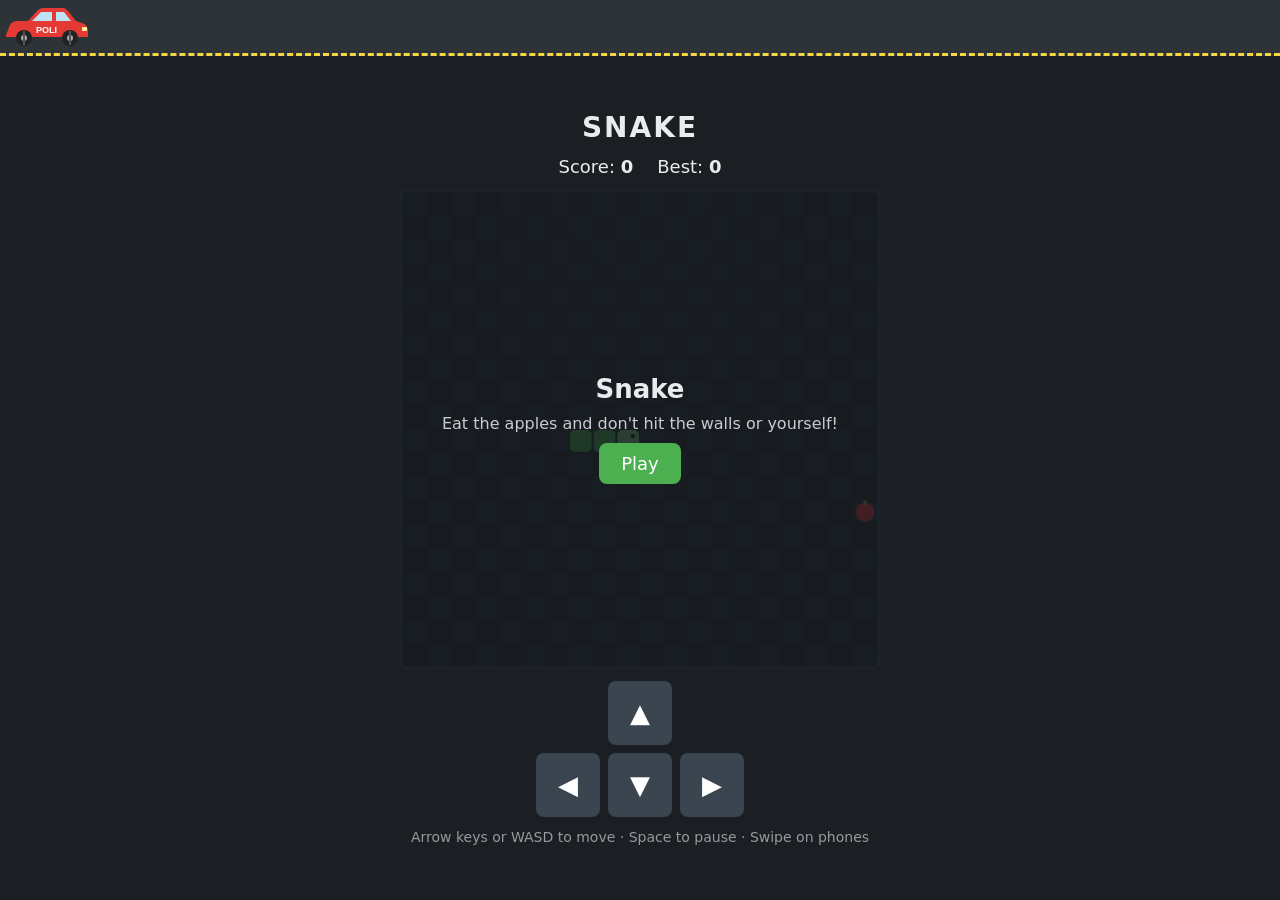
<file: index.html>
<!DOCTYPE html>
<html lang="en">
<head>
<meta charset="utf-8">
<meta name="viewport" content="width=device-width, initial-scale=1, maximum-scale=1, user-scalable=no">
<title>Snake</title>
<style>
  * { box-sizing: border-box; }
  html, body {
    margin: 0;
    height: 100%;
    background: #1b1f24;
    color: #e8ecef;
    font-family: system-ui, -apple-system, "Segoe UI", Roboto, sans-serif;
    touch-action: none;
    user-select: none;
    -webkit-user-select: none;
  }
  main {
    min-height: 100%;
    display: flex;
    flex-direction: column;
    align-items: center;
    justify-content: center;
    gap: 12px;
    padding: 16px;
  }
  h1 { margin: 0; font-size: 28px; letter-spacing: 2px; }
  .scores { display: flex; gap: 24px; font-size: 18px; }
  .wrap { position: relative; width: min(92vw, 60vh, 480px); aspect-ratio: 1; }
  canvas {
    width: 100%;
    height: 100%;
    display: block;
    background: #232a31;
    border: 3px solid #3a4550;
    border-radius: 8px;
  }
  .overlay {
    position: absolute;
    inset: 0;
    display: flex;
    flex-direction: column;
    align-items: center;
    justify-content: center;
    gap: 10px;
    background: rgba(20, 24, 28, 0.78);
    border-radius: 8px;
    text-align: center;
    padding: 16px;
  }
  .overlay.hidden { display: none; }
  .overlay h2 { margin: 0; font-size: 26px; }
  .overlay p { margin: 0; opacity: 0.85; }
  button {
    font: inherit;
    font-size: 18px;
    padding: 10px 22px;
    border: none;
    border-radius: 8px;
    background: #4caf50;
    color: #fff;
    cursor: pointer;
  }
  button:active { transform: scale(0.96); }
  .pad {
    display: grid;
    grid-template-columns: repeat(3, 64px);
    grid-template-rows: repeat(2, 64px);
    gap: 8px;
  }
  .pad button { padding: 0; font-size: 26px; background: #3a4550; }
  .pad .up { grid-column: 2; grid-row: 1; }
  .pad .left { grid-column: 1; grid-row: 2; }
  .pad .down { grid-column: 2; grid-row: 2; }
  .pad .right { grid-column: 3; grid-row: 2; }
  .road {
    position: fixed;
    top: 0; left: 0; right: 0;
    height: 56px;
    background: #2e3338;
    border-bottom: 3px dashed #f5d742;
    overflow: hidden;
    z-index: 1;
  }
  .car {
    position: absolute;
    bottom: 4px;
    left: 0;
    width: 90px;
    animation: drive 6s linear infinite;
  }
  .car .wheel { animation: spin 0.5s linear infinite; transform-box: fill-box; transform-origin: center; }
  @keyframes drive {
    from { transform: translateX(-100px); }
    to { transform: translateX(100vw); }
  }
  @keyframes spin { to { transform: rotate(360deg); } }
  main { padding-top: 72px; }
  .hint { font-size: 14px; opacity: 0.6; text-align: center; }
</style>
</head>
<body>
<div class="road" aria-hidden="true">
  <svg class="car" viewBox="0 0 90 44">
    <path d="M6 30 L10 20 Q12 16 18 16 L28 16 L38 5 Q40 3 44 3 L62 3 Q66 3 68 6 L76 16 L82 18 Q88 20 88 26 L88 32 L6 32 Z" fill="#e53935"/>
    <path d="M32 16 L41 7 L52 7 L52 16 Z M56 16 L56 7 L64 7 L71 16 Z" fill="#bfe3f5"/>
    <rect x="82" y="22" width="5" height="4" rx="1" fill="#fff59d"/>
    <text x="36" y="28" font-size="9" font-family="sans-serif" font-weight="bold" fill="#fff">POLI</text>
    <g class="wheel"><circle cx="24" cy="33" r="8" fill="#222"/><circle cx="24" cy="33" r="3" fill="#aaa"/><rect x="23" y="26" width="2" height="14" fill="#555"/></g>
    <g class="wheel"><circle cx="70" cy="33" r="8" fill="#222"/><circle cx="70" cy="33" r="3" fill="#aaa"/><rect x="69" y="26" width="2" height="14" fill="#555"/></g>
  </svg>
</div>
<main>
  <h1>SNAKE</h1>
  <div class="scores">
    <span>Score: <b id="score">0</b></span>
    <span>Best: <b id="best">0</b></span>
  </div>
  <div class="wrap">
    <canvas id="board" width="480" height="480"></canvas>
    <div class="overlay" id="overlay">
      <h2 id="title">Snake</h2>
      <p id="message">Eat the apples and don't hit the walls or yourself!</p>
      <button id="start">Play</button>
    </div>
  </div>
  <div class="pad" aria-label="Direction buttons">
    <button class="up" data-dir="up" aria-label="Up">▲</button>
    <button class="left" data-dir="left" aria-label="Left">◀</button>
    <button class="down" data-dir="down" aria-label="Down">▼</button>
    <button class="right" data-dir="right" aria-label="Right">▶</button>
  </div>
  <div class="hint">Arrow keys or WASD to move · Space to pause · Swipe on phones</div>
</main>

<script>
  const GRID = 20;
  const canvas = document.getElementById("board");
  const ctx = canvas.getContext("2d");
  const CELL = canvas.width / GRID;
  const scoreEl = document.getElementById("score");
  const bestEl = document.getElementById("best");
  const overlay = document.getElementById("overlay");
  const titleEl = document.getElementById("title");
  const messageEl = document.getElementById("message");
  const startBtn = document.getElementById("start");

  const DIRS = {
    up: { x: 0, y: -1 },
    down: { x: 0, y: 1 },
    left: { x: -1, y: 0 },
    right: { x: 1, y: 0 },
  };

  let snake, dir, queue, food, score, speed, timer, running, paused;
  let best = 0;
  try { best = Number(localStorage.getItem("snake-best")) || 0; } catch (e) {}
  bestEl.textContent = best;

  function reset() {
    snake = [{ x: 9, y: 10 }, { x: 8, y: 10 }, { x: 7, y: 10 }];
    dir = DIRS.right;
    queue = [];
    score = 0;
    speed = 140;
    scoreEl.textContent = score;
    placeFood();
  }

  function placeFood() {
    const free = [];
    for (let y = 0; y < GRID; y++) {
      for (let x = 0; x < GRID; x++) {
        if (!snake.some(s => s.x === x && s.y === y)) free.push({ x, y });
      }
    }
    food = free[Math.floor(Math.random() * free.length)];
  }

  function turn(name) {
    const next = DIRS[name];
    if (!next) return;
    if (!running) { start(); }
    if (paused) { togglePause(); }
    const last = queue.length ? queue[queue.length - 1] : dir;
    // Ignore turning back into yourself or repeating the same direction
    if (next.x === -last.x && next.y === -last.y) return;
    if (next === last) return;
    if (queue.length < 3) queue.push(next);
  }

  function step() {
    if (queue.length) dir = queue.shift();
    const head = { x: snake[0].x + dir.x, y: snake[0].y + dir.y };

    const hitWall = head.x < 0 || head.y < 0 || head.x >= GRID || head.y >= GRID;
    const willEat = food && head.x === food.x && head.y === food.y;
    // The tail moves out of the way unless the snake is growing
    const body = willEat ? snake : snake.slice(0, -1);
    const hitSelf = body.some(s => s.x === head.x && s.y === head.y);
    if (hitWall || hitSelf) return gameOver();

    snake.unshift(head);
    if (willEat) {
      score++;
      scoreEl.textContent = score;
      speed = Math.max(60, speed - 3);
      if (snake.length === GRID * GRID) return gameOver(true);
      placeFood();
    } else {
      snake.pop();
    }
    draw();
    timer = setTimeout(step, speed);
  }

  function draw() {
    ctx.clearRect(0, 0, canvas.width, canvas.height);

    // Checkerboard background
    for (let y = 0; y < GRID; y++) {
      for (let x = 0; x < GRID; x++) {
        if ((x + y) % 2 === 0) {
          ctx.fillStyle = "#26303a";
          ctx.fillRect(x * CELL, y * CELL, CELL, CELL);
        }
      }
    }

    // Apple
    if (food) {
      const cx = food.x * CELL + CELL / 2;
      const cy = food.y * CELL + CELL / 2;
      ctx.fillStyle = "#e53935";
      ctx.beginPath();
      ctx.arc(cx, cy, CELL * 0.4, 0, Math.PI * 2);
      ctx.fill();
      ctx.fillStyle = "#66bb6a";
      ctx.fillRect(cx - 1.5, cy - CELL * 0.5, 3, CELL * 0.2);
    }

    // Snake
    snake.forEach((s, i) => {
      ctx.fillStyle = i === 0 ? "#81c784" : "#4caf50";
      roundRect(s.x * CELL + 1, s.y * CELL + 1, CELL - 2, CELL - 2, 5);
    });

    // Eyes
    const h = snake[0];
    ctx.fillStyle = "#1b1f24";
    const ex = h.x * CELL + CELL / 2, ey = h.y * CELL + CELL / 2;
    const off = CELL * 0.2;
    const px = dir.y !== 0 ? off : 0, py = dir.x !== 0 ? off : 0;
    const fx = dir.x * off, fy = dir.y * off;
    [[1], [-1]].forEach(([sgn]) => {
      ctx.beginPath();
      ctx.arc(ex + fx + px * sgn, ey + fy + py * sgn, CELL * 0.09, 0, Math.PI * 2);
      ctx.fill();
    });
  }

  function roundRect(x, y, w, h, r) {
    ctx.beginPath();
    ctx.moveTo(x + r, y);
    ctx.arcTo(x + w, y, x + w, y + h, r);
    ctx.arcTo(x + w, y + h, x, y + h, r);
    ctx.arcTo(x, y + h, x, y, r);
    ctx.arcTo(x, y, x + w, y, r);
    ctx.closePath();
    ctx.fill();
  }

  function start() {
    clearTimeout(timer);
    reset();
    running = true;
    paused = false;
    overlay.classList.add("hidden");
    draw();
    timer = setTimeout(step, speed);
  }

  function togglePause() {
    if (!running) return;
    paused = !paused;
    if (paused) {
      clearTimeout(timer);
      showOverlay("Paused", "Press Space or tap Resume to keep going.", "Resume");
    } else {
      overlay.classList.add("hidden");
      timer = setTimeout(step, speed);
    }
  }

  function gameOver(won) {
    running = false;
    clearTimeout(timer);
    if (score > best) {
      best = score;
      bestEl.textContent = best;
      try { localStorage.setItem("snake-best", best); } catch (e) {}
    }
    draw();
    showOverlay(won ? "You win!" : "Game over", "Your score: " + score, "Play again");
  }

  function showOverlay(title, msg, btn) {
    titleEl.textContent = title;
    messageEl.textContent = msg;
    startBtn.textContent = btn;
    overlay.classList.remove("hidden");
  }

  startBtn.addEventListener("click", () => {
    if (paused) togglePause(); else start();
  });

  document.addEventListener("keydown", e => {
    const keys = {
      ArrowUp: "up", ArrowDown: "down", ArrowLeft: "left", ArrowRight: "right",
      w: "up", s: "down", a: "left", d: "right",
      W: "up", S: "down", A: "left", D: "right",
    };
    if (keys[e.key]) {
      e.preventDefault();
      turn(keys[e.key]);
    } else if (e.key === " " || e.key === "Enter") {
      e.preventDefault();
      if (!running) start(); else togglePause();
    }
  });

  document.querySelectorAll(".pad button").forEach(b => {
    b.addEventListener("pointerdown", e => {
      e.preventDefault();
      turn(b.dataset.dir);
    });
  });

  // Swipe controls
  let touchStart = null;
  canvas.addEventListener("touchstart", e => {
    const t = e.touches[0];
    touchStart = { x: t.clientX, y: t.clientY };
  }, { passive: true });
  canvas.addEventListener("touchend", e => {
    if (!touchStart) return;
    const t = e.changedTouches[0];
    const dx = t.clientX - touchStart.x;
    const dy = t.clientY - touchStart.y;
    touchStart = null;
    if (Math.max(Math.abs(dx), Math.abs(dy)) < 20) return;
    if (Math.abs(dx) > Math.abs(dy)) turn(dx > 0 ? "right" : "left");
    else turn(dy > 0 ? "down" : "up");
  });

  reset();
  draw();
</script>
</body>
</html>
</file>
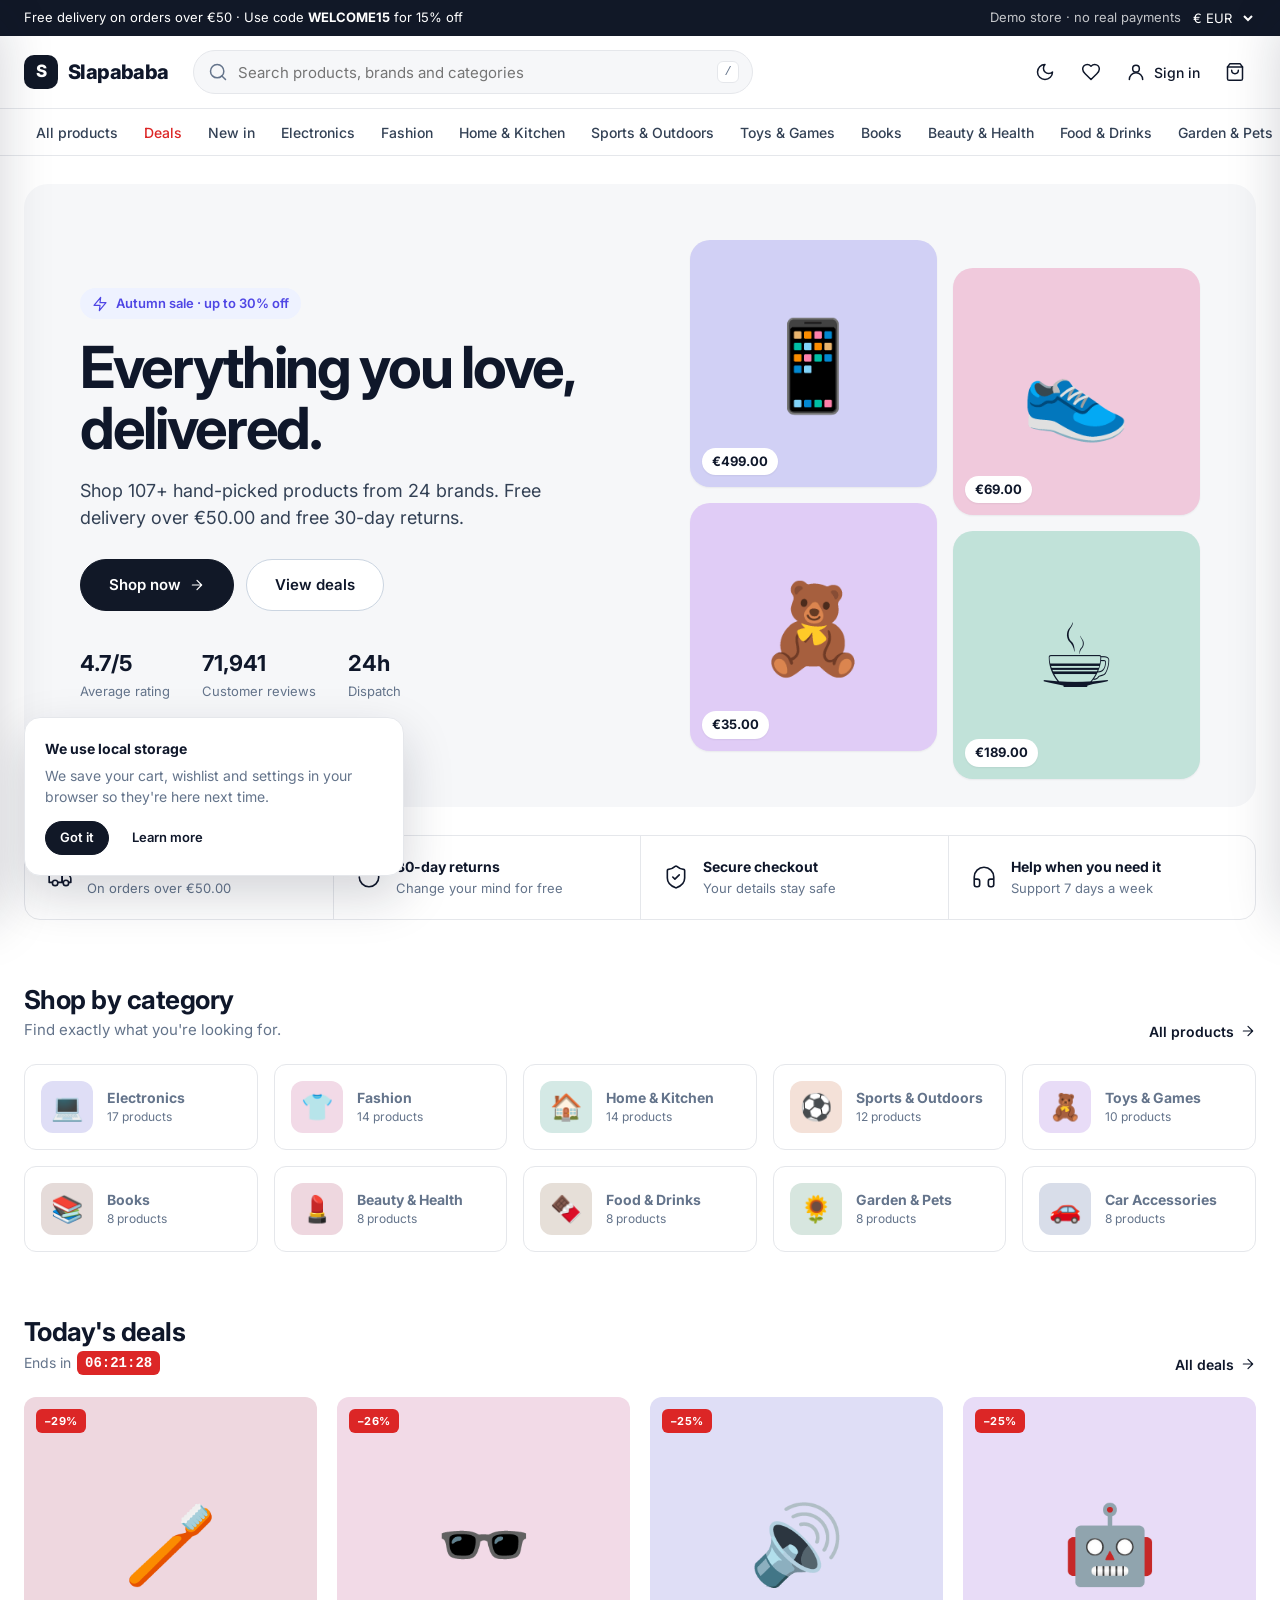
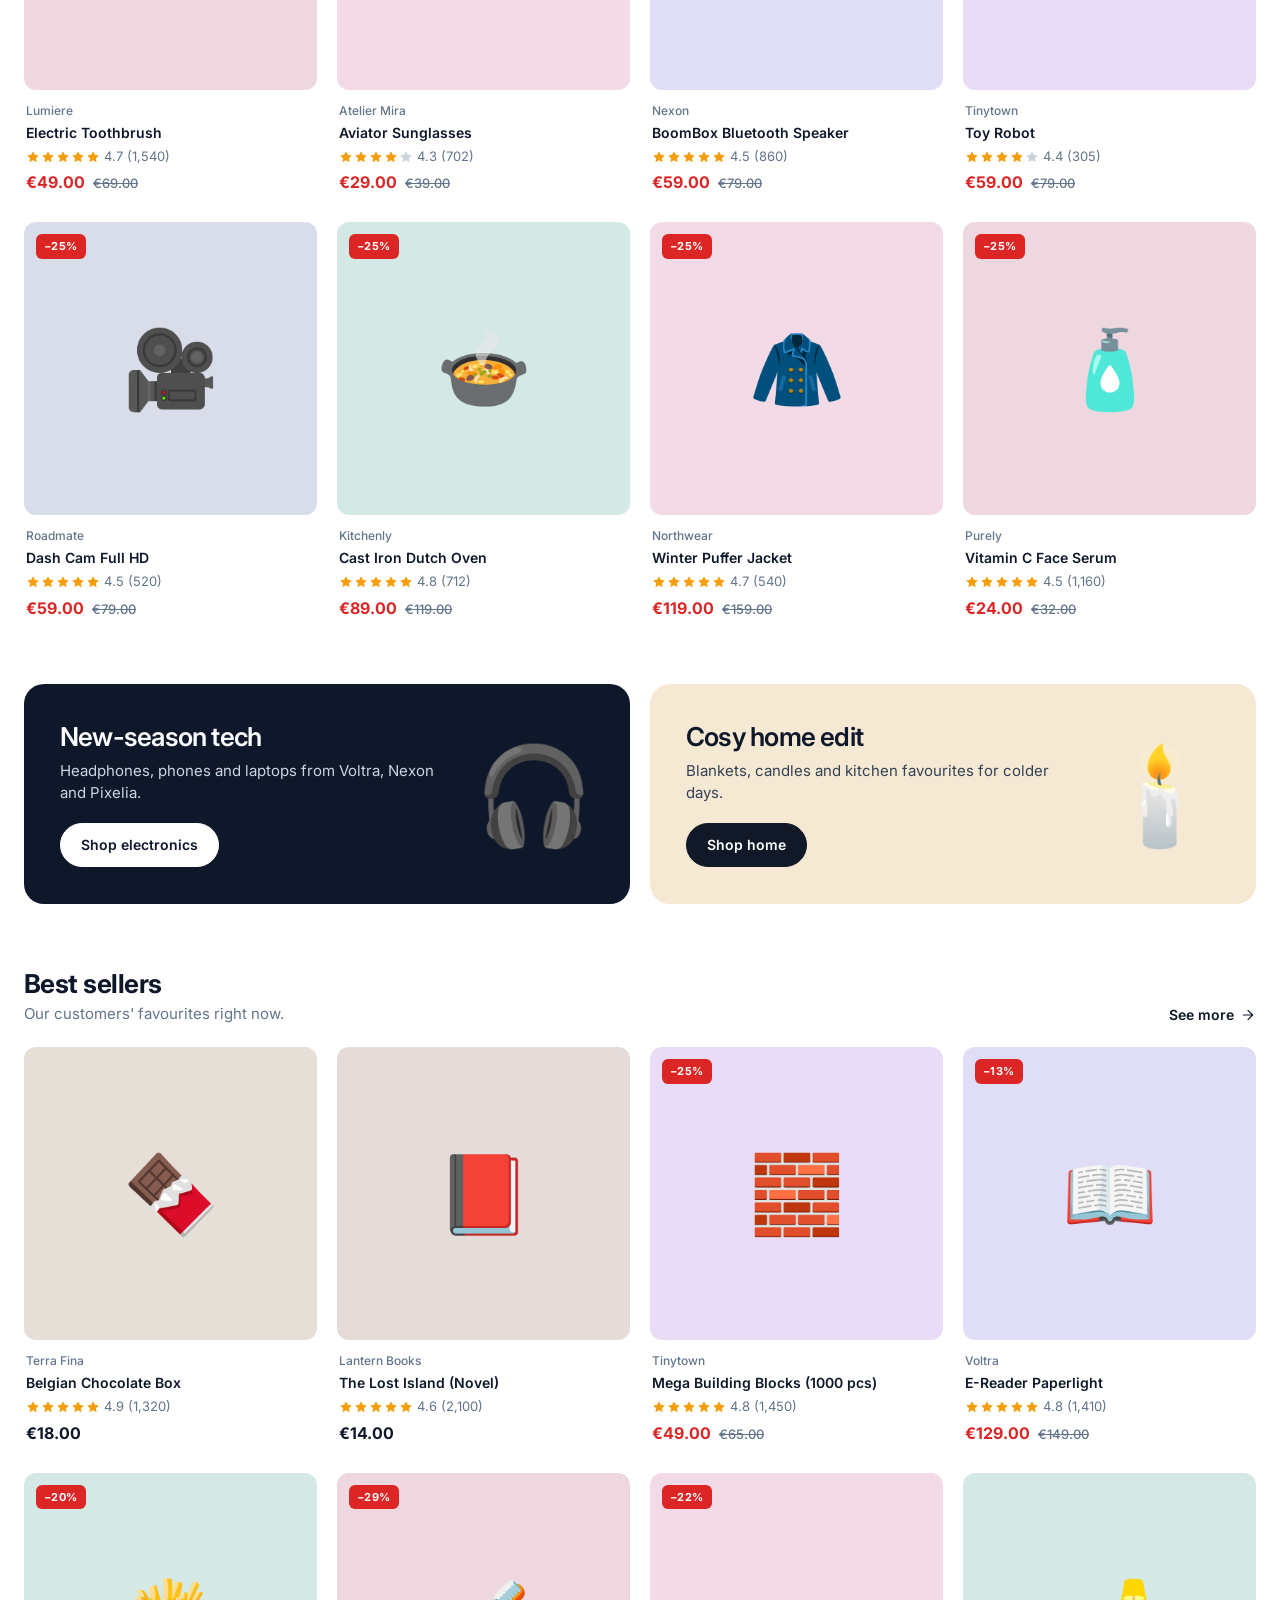
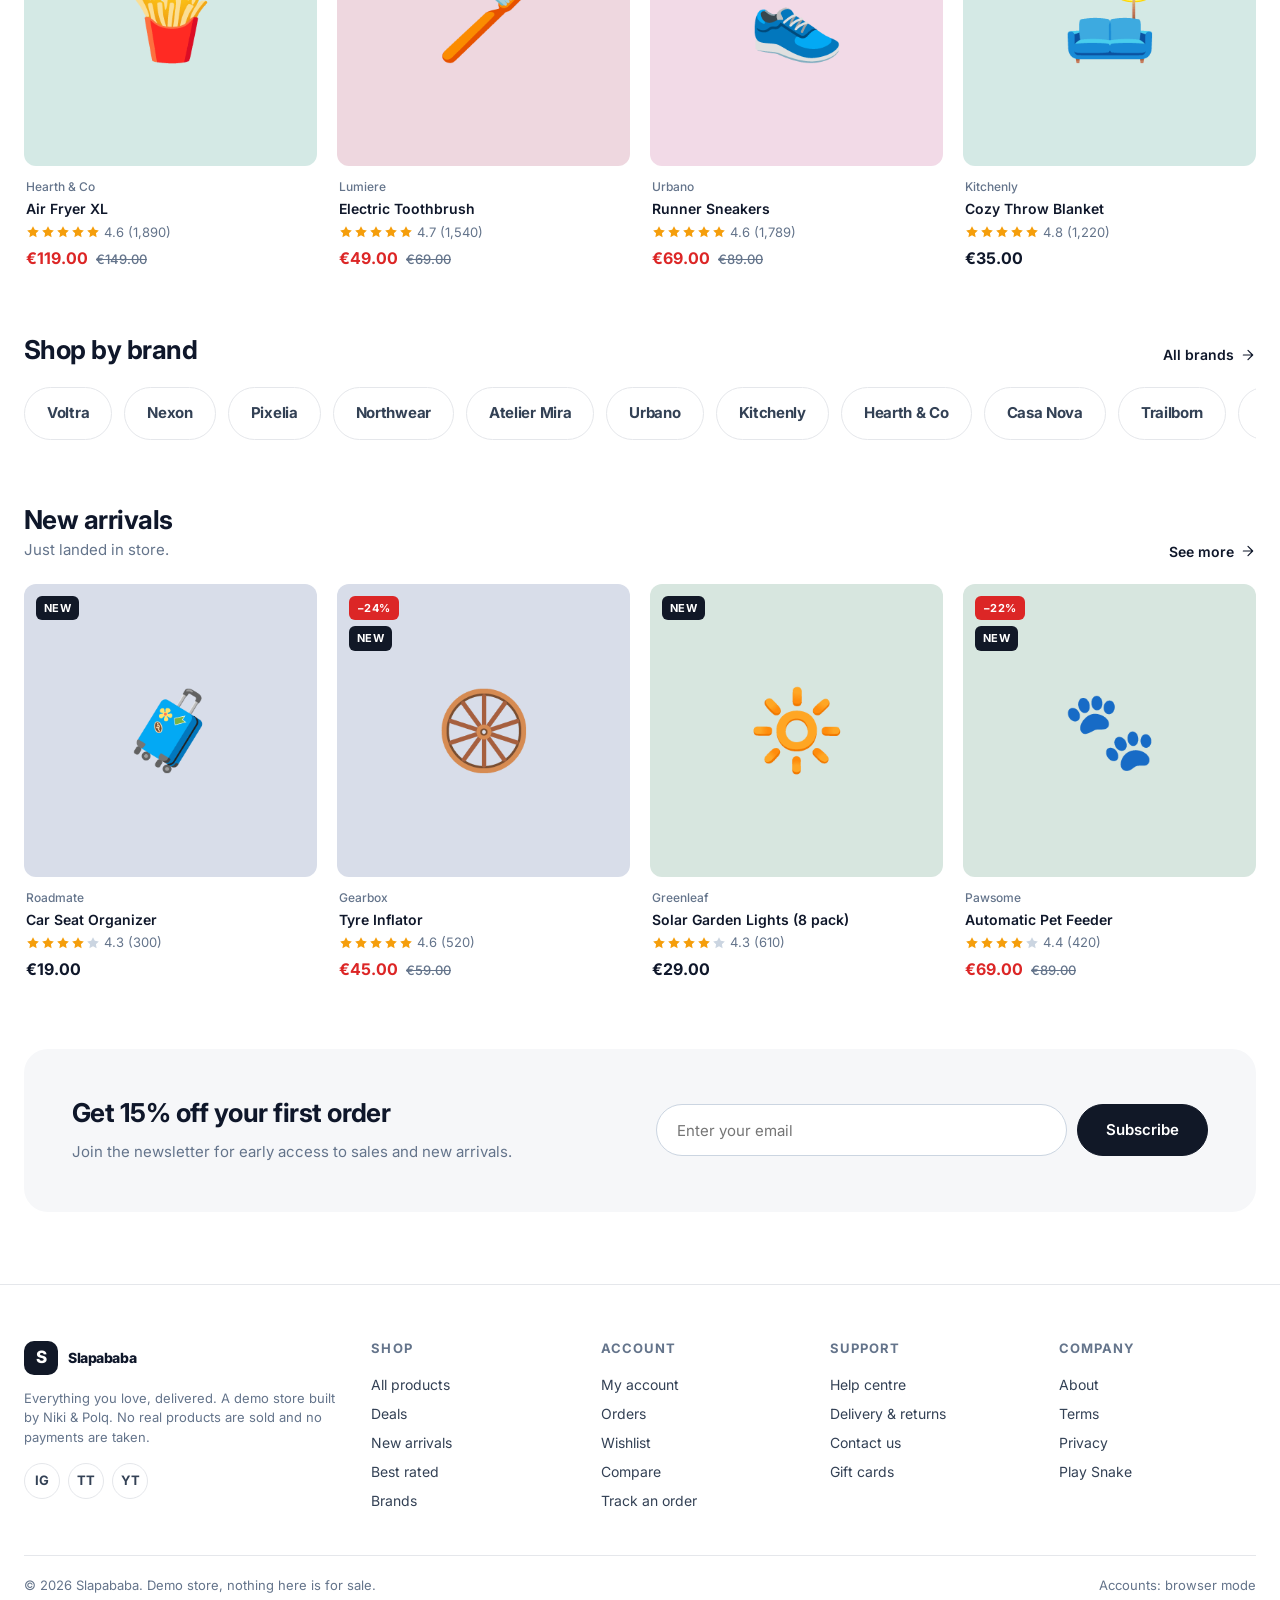
<file: shop/index.html>
<!DOCTYPE html>
<html lang="en">
<head>
<meta charset="utf-8">
<meta name="viewport" content="width=device-width, initial-scale=1">
<title>Slapababa — Everything you love, delivered</title>
<meta name="description" content="Slapababa is a demo online store by Niki and Polq: electronics, fashion, home, sports, toys and more.">
<meta name="theme-color" content="#111827">
<link rel="icon" href="data:image/svg+xml,<svg xmlns='http://www.w3.org/2000/svg' viewBox='0 0 64 64'><rect width='64' height='64' rx='16' fill='%23111827'/><text x='32' y='44' font-family='Arial' font-weight='700' font-size='36' fill='white' text-anchor='middle'>S</text></svg>">
<link rel="preconnect" href="https://fonts.googleapis.com">
<link rel="preconnect" href="https://fonts.gstatic.com" crossorigin>
<link rel="stylesheet" href="https://fonts.googleapis.com/css2?family=Inter:wght@400;500;600;700;800&display=swap">
<link rel="stylesheet" href="styles.css">
<script>
  // Apply the saved theme before the page paints (no flash)
  try {
    var t = JSON.parse(localStorage.getItem("slapshop_theme"));
    if (!t) t = matchMedia("(prefers-color-scheme: dark)").matches ? "dark" : "light";
    document.documentElement.dataset.theme = t;
  } catch (e) {}
</script>
</head>
<body>

<div class="announce">
  <div class="container">
    <span><span class="hide-sm">Free delivery on orders over €50 · </span>Use code <b>WELCOME15</b> for 15% off</span>
    <span class="row">
      <span class="demo-pill hide-sm">Demo store · no real payments</span>
      <select id="currency" aria-label="Currency">
        <option value="EUR">€ EUR</option>
        <option value="BGN">лв BGN</option>
        <option value="USD">$ USD</option>
        <option value="GBP">£ GBP</option>
      </select>
    </span>
  </div>
</div>

<header class="header">
  <div class="container header-inner">
    <button class="icon-btn menu-btn" id="menuBtn" aria-label="Menu"></button>
    <a class="logo" href="#/"><span class="logo-mark">S</span>Slapababa</a>
    <div class="search" id="search">
      <span data-icon="search"></span>
      <input id="searchInput" type="search" placeholder="Search products, brands and categories" autocomplete="off" aria-label="Search">
      <kbd>/</kbd>
      <div class="suggest hidden" id="suggest"></div>
    </div>
    <div class="actions">
      <button class="icon-btn search-toggle" id="searchToggle" aria-label="Search"></button>
      <button class="icon-btn" id="themeBtn" aria-label="Switch light or dark"></button>
      <a class="icon-btn" href="#/wishlist" aria-label="Wishlist" id="wishBtn"><span class="count" id="wishCount"></span></a>
      <div class="dropdown" id="accountDd">
        <button class="icon-btn" id="accountBtn" aria-label="Account"><span class="label" id="accountLabel">Sign in</span></button>
        <div class="dropdown-menu hidden" id="accountMenu"></div>
      </div>
      <button class="icon-btn" id="cartBtn" aria-label="Cart"><span class="count" id="cartCount"></span></button>
    </div>
  </div>
  <nav class="nav">
    <div class="container nav-inner" id="nav"></div>
  </nav>
</header>

<main id="app" class="container" tabindex="-1"></main>

<footer class="footer">
  <div class="container">
    <div class="footer-grid">
      <div>
        <a class="logo" href="#/"><span class="logo-mark">S</span>Slapababa</a>
        <p class="muted small" style="margin-top:14px;max-width:320px">Everything you love, delivered. A demo store built by Niki &amp; Polq. No real products are sold and no payments are taken.</p>
        <div class="socials"><a href="#/about" aria-label="Instagram">IG</a><a href="#/about" aria-label="TikTok">TT</a><a href="#/about" aria-label="YouTube">YT</a></div>
      </div>
      <div>
        <h4>Shop</h4>
        <a href="#/shop">All products</a>
        <a href="#/deals">Deals</a>
        <a href="#/shop?sort=new">New arrivals</a>
        <a href="#/shop?sort=rating">Best rated</a>
        <a href="#/brands">Brands</a>
      </div>
      <div>
        <h4>Account</h4>
        <a href="#/account">My account</a>
        <a href="#/account/orders">Orders</a>
        <a href="#/wishlist">Wishlist</a>
        <a href="#/compare">Compare</a>
        <a href="#/track">Track an order</a>
      </div>
      <div>
        <h4>Support</h4>
        <a href="#/help">Help centre</a>
        <a href="#/help">Delivery &amp; returns</a>
        <a href="#/contact">Contact us</a>
        <a href="#/gift-cards">Gift cards</a>
      </div>
      <div>
        <h4>Company</h4>
        <a href="#/about">About</a>
        <a href="#/terms">Terms</a>
        <a href="#/privacy">Privacy</a>
        <a href="../">Play Snake</a>
      </div>
    </div>
    <div class="footer-bottom">
      <span>© <span id="year"></span> Slapababa. Demo store, nothing here is for sale.</span>
      <span id="modeLabel"></span>
    </div>
  </div>
</footer>

<!-- Mini cart drawer -->
<div class="overlay" id="overlay"></div>
<aside class="drawer" id="cartDrawer" aria-label="Cart" aria-hidden="true"></aside>
<aside class="drawer left" id="menuDrawer" aria-label="Menu" aria-hidden="true"></aside>
<div class="modal" id="modal" aria-hidden="true"><div class="modal-box" id="modalBox"></div></div>
<div class="toasts" id="toasts" aria-live="polite"></div>
<div id="compareBar"></div>
<div id="cookie"></div>

<script src="products.js"></script>
<script src="firebase-config.js"></script>
<script src="db.js"></script>
<script src="app.js"></script>
</body>
</html>
</file>
<file: shop/styles.css>
/* Slapababa Shop — clean, professional theme */
:root {
  --bg: #ffffff;
  --surface: #ffffff;
  --surface-2: #f6f7f9;
  --surface-3: #eceef2;
  --text: #0f172a;
  --text-2: #334155;
  --muted: #64748b;
  --border: #e5e7eb;
  --border-strong: #cbd5e1;
  --primary: #111827;
  --primary-hover: #1f2937;
  --on-primary: #ffffff;
  --accent: #4f46e5;
  --accent-soft: #eef2ff;
  --sale: #dc2626;
  --success: #15803d;
  --success-soft: #dcfce7;
  --warning: #b45309;
  --warning-soft: #fef3c7;
  --info-soft: #e0e7ff;
  --star: #f59e0b;
  --radius-sm: 8px;
  --radius: 12px;
  --radius-lg: 16px;
  --shadow-sm: 0 1px 2px rgba(15, 23, 42, .06);
  --shadow: 0 4px 16px rgba(15, 23, 42, .08);
  --shadow-lg: 0 20px 50px rgba(15, 23, 42, .18);
  --header-h: 72px;
}
:root[data-theme="dark"] {
  --bg: #0b0d12;
  --surface: #12151c;
  --surface-2: #181c25;
  --surface-3: #222734;
  --text: #f1f5f9;
  --text-2: #cbd5e1;
  --muted: #94a3b8;
  --border: #262b38;
  --border-strong: #3a4152;
  --primary: #f8fafc;
  --primary-hover: #e2e8f0;
  --on-primary: #0b0d12;
  --accent: #818cf8;
  --accent-soft: #1e1b4b;
  --success-soft: #052e16;
  --warning-soft: #422006;
  --info-soft: #1e1b4b;
  --shadow: 0 4px 16px rgba(0, 0, 0, .4);
  --shadow-lg: 0 20px 50px rgba(0, 0, 0, .6);
}

* { box-sizing: border-box; }
html { -webkit-text-size-adjust: 100%; }
body {
  margin: 0; background: var(--bg); color: var(--text);
  font-family: "Inter", system-ui, -apple-system, "Segoe UI", Roboto, sans-serif;
  font-size: 15px; line-height: 1.5; -webkit-font-smoothing: antialiased;
}
a { color: inherit; text-decoration: none; }
button, input, select, textarea { font: inherit; color: inherit; }
img, svg { display: block; }
h1, h2, h3, h4 { line-height: 1.2; letter-spacing: -0.02em; margin: 0 0 .5em; }
h1 { font-size: clamp(26px, 3.4vw, 36px); font-weight: 700; }
h2 { font-size: clamp(20px, 2.4vw, 26px); font-weight: 700; }
h3 { font-size: 17px; font-weight: 600; }
p { margin: 0 0 1em; }
.container { width: 100%; max-width: 1280px; margin: 0 auto; padding: 0 24px; }
.muted { color: var(--muted); }
.small { font-size: 13px; }
.hidden { display: none !important; }
.sr-only { position: absolute; width: 1px; height: 1px; overflow: hidden; clip: rect(0 0 0 0); }
svg.ico { display: inline-block; vertical-align: -0.2em; }
.ico { width: 20px; height: 20px; flex: none; stroke: currentColor; fill: none; stroke-width: 1.8; stroke-linecap: round; stroke-linejoin: round; }
.ico-sm { width: 16px; height: 16px; }
.ico-lg { width: 28px; height: 28px; }
.row { display: flex; align-items: center; gap: 8px; }
.between { justify-content: space-between; }
.wrap { flex-wrap: wrap; }
.grow { flex: 1; }
.stack { display: grid; gap: 12px; }
hr { border: none; border-top: 1px solid var(--border); margin: 16px 0; }

/* ── Announcement + header ── */
.announce { background: var(--primary); color: var(--on-primary); font-size: 13px; }
.announce .container { display: flex; justify-content: space-between; align-items: center; gap: 12px; height: 36px; }
.announce a { text-decoration: underline; text-underline-offset: 2px; }
.announce select { background: transparent; border: none; color: inherit; font-size: 13px; cursor: pointer; width: auto; height: auto; padding: 0; box-shadow: none; }
.announce > .container > span { white-space: nowrap; }
.announce select option { color: #000; }
.announce .demo-pill { opacity: .75; }

.header { position: sticky; top: 0; z-index: 60; background: color-mix(in srgb, var(--bg) 92%, transparent); backdrop-filter: saturate(180%) blur(12px); border-bottom: 1px solid var(--border); }
.header-inner { display: flex; align-items: center; gap: 24px; height: var(--header-h); }
.logo { display: flex; align-items: center; gap: 10px; font-weight: 800; font-size: 20px; letter-spacing: -0.03em; white-space: nowrap; }
.logo-mark { width: 34px; height: 34px; border-radius: 10px; background: var(--primary); color: var(--on-primary); display: grid; place-items: center; font-size: 17px; font-weight: 800; }
.search { position: relative; flex: 1; max-width: 560px; }
.search input { width: 100%; height: 44px; border-radius: 999px; border: 1px solid var(--border); background: var(--surface-2); padding: 0 46px 0 44px; outline: none; transition: border-color .15s, background .15s; }
.search input:focus { border-color: var(--border-strong); background: var(--surface); }
.search > .ico { position: absolute; left: 15px; top: 12px; color: var(--muted); pointer-events: none; }
.search kbd { position: absolute; right: 14px; top: 11px; font: 12px/1 ui-monospace, monospace; color: var(--muted); border: 1px solid var(--border); border-radius: 6px; padding: 4px 6px; background: var(--surface); }
.suggest { position: absolute; top: 52px; left: 0; right: 0; background: var(--surface); border: 1px solid var(--border); border-radius: var(--radius); box-shadow: var(--shadow-lg); overflow: hidden; z-index: 70; }
.suggest a { display: flex; align-items: center; gap: 12px; padding: 10px 14px; }
.suggest a:hover, .suggest a.active { background: var(--surface-2); }
.suggest .thumb-xs { width: 40px; height: 40px; border-radius: 8px; display: grid; place-items: center; font-size: 22px; flex: none; }
.suggest .title { font-size: 12px; font-weight: 600; text-transform: uppercase; letter-spacing: .06em; color: var(--muted); padding: 10px 14px 4px; }
.suggest .all { justify-content: center; border-top: 1px solid var(--border); font-weight: 600; font-size: 14px; }
.actions { display: flex; align-items: center; gap: 4px; margin-left: auto; }
.icon-btn { position: relative; display: inline-flex; align-items: center; justify-content: center; gap: 8px; height: 42px; min-width: 42px; padding: 0 10px; border-radius: 999px; border: none; background: transparent; cursor: pointer; color: var(--text); }
.icon-btn:hover { background: var(--surface-2); }
.icon-btn .label { font-size: 14px; font-weight: 500; }
.count { position: absolute; top: 3px; right: 2px; min-width: 18px; height: 18px; padding: 0 5px; border-radius: 9px; background: var(--accent); color: #fff; font-size: 11px; font-weight: 700; display: grid; place-items: center; border: 2px solid var(--bg); }
.count:empty, .count[data-n="0"] { display: none; }
.menu-btn, .search-toggle { display: none; }

.nav { border-top: 1px solid var(--border); }
.nav-inner { display: flex; gap: 2px; overflow-x: auto; scrollbar-width: none; height: 46px; align-items: center; }
.nav-inner::-webkit-scrollbar { display: none; }
.nav-inner a { white-space: nowrap; font-size: 14px; font-weight: 500; color: var(--text-2); padding: 8px 12px; border-radius: 8px; }
.nav-inner a:hover { color: var(--text); background: var(--surface-2); }
.nav-inner a.active { color: var(--text); background: var(--surface-3); }
.nav-inner a.sale-link { color: var(--sale); }

.dropdown { position: relative; }
.dropdown-menu { position: absolute; right: 0; top: 48px; min-width: 230px; background: var(--surface); border: 1px solid var(--border); border-radius: var(--radius); box-shadow: var(--shadow-lg); padding: 6px; z-index: 80; }
.dropdown-menu a, .dropdown-menu button { display: flex; align-items: center; gap: 10px; width: 100%; padding: 9px 12px; border-radius: 8px; border: none; background: none; cursor: pointer; font-size: 14px; text-align: left; }
.dropdown-menu a:hover, .dropdown-menu button:hover { background: var(--surface-2); }
.dropdown-menu .head { padding: 10px 12px; border-bottom: 1px solid var(--border); margin-bottom: 6px; }

main { min-height: 60vh; padding: 28px 0 64px; }

/* ── Buttons & form controls ── */
.btn { display: inline-flex; align-items: center; justify-content: center; gap: 8px; height: 44px; padding: 0 20px; border-radius: 999px; border: 1px solid var(--border-strong); background: var(--surface); color: var(--text); font-weight: 600; font-size: 14px; cursor: pointer; transition: background .15s, border-color .15s, transform .05s; white-space: nowrap; }
.btn:hover { background: var(--surface-2); }
.btn:active { transform: translateY(1px); }
.btn-primary { background: var(--primary); color: var(--on-primary); border-color: var(--primary); }
.btn-primary:hover { background: var(--primary-hover); }
.btn-accent { background: var(--accent); color: #fff; border-color: var(--accent); }
.btn-accent:hover { filter: brightness(1.08); background: var(--accent); }
.btn-ghost { border-color: transparent; background: transparent; }
.btn-danger { color: var(--sale); }
.btn-sm { height: 34px; padding: 0 14px; font-size: 13px; }
.btn-lg { height: 52px; padding: 0 28px; font-size: 15px; }
.btn-block { width: 100%; }
.btn[disabled] { opacity: .45; cursor: not-allowed; }
.link { color: var(--accent); font-weight: 600; background: none; border: none; padding: 0; cursor: pointer; }
.link:hover { text-decoration: underline; }

input[type=text], input[type=email], input[type=password], input[type=number], input[type=tel], input[type=search]:not(.search input), select, textarea {
  height: 44px; border: 1px solid var(--border-strong); border-radius: var(--radius-sm); padding: 0 12px; background: var(--surface); outline: none; width: 100%; transition: border-color .15s, box-shadow .15s;
}
textarea { height: auto; padding: 10px 12px; resize: vertical; }
input:focus, select:focus, textarea:focus { border-color: var(--accent); box-shadow: 0 0 0 3px color-mix(in srgb, var(--accent) 20%, transparent); }
input[type=checkbox], input[type=radio] { accent-color: var(--accent); width: 16px; height: 16px; }
.field { display: grid; gap: 6px; }
.field > label { font-size: 13px; font-weight: 600; color: var(--text-2); }
.field.error input, .field.error select { border-color: var(--sale); }
.error-msg { color: var(--sale); font-size: 13px; }
.form { display: grid; gap: 16px; }
.form-row { display: grid; grid-template-columns: 1fr 1fr; gap: 16px; }
.form-row-3 { display: grid; grid-template-columns: 2fr 1fr 1fr; gap: 16px; }
.check { display: flex; align-items: center; gap: 10px; font-size: 14px; cursor: pointer; }
.pw-wrap { position: relative; }
.pw-wrap button { position: absolute; right: 6px; top: 6px; height: 32px; }
.strength { height: 4px; border-radius: 2px; background: var(--surface-3); overflow: hidden; }
.strength i { display: block; height: 100%; width: 0; transition: width .2s, background .2s; }

/* ── Cards / panels ── */
.panel { background: var(--surface); border: 1px solid var(--border); border-radius: var(--radius-lg); padding: 24px; }
.panel-title { display: flex; align-items: center; gap: 10px; font-size: 17px; font-weight: 600; margin: 0 0 16px; }
.pill { display: inline-flex; align-items: center; gap: 6px; height: 24px; padding: 0 10px; border-radius: 999px; font-size: 12px; font-weight: 600; background: var(--surface-3); color: var(--text-2); }
.pill.success { background: var(--success-soft); color: var(--success); }
.pill.warning { background: var(--warning-soft); color: var(--warning); }
.pill.info { background: var(--info-soft); color: var(--accent); }
.pill.danger { background: #fee2e2; color: #991b1b; }
.pill.dark { background: var(--primary); color: var(--on-primary); }

/* ── Breadcrumbs ── */
.crumbs { display: flex; align-items: center; gap: 6px; font-size: 13px; color: var(--muted); margin-bottom: 20px; flex-wrap: wrap; }
.crumbs a:hover { color: var(--text); }
.crumbs .ico { width: 14px; height: 14px; }

/* ── Hero ── */
.hero { display: grid; grid-template-columns: 1.1fr 1fr; gap: 48px; align-items: center; background: var(--surface-2); border-radius: 24px; padding: 56px; overflow: hidden; position: relative; }
.hero .eyebrow { display: inline-flex; align-items: center; gap: 8px; font-size: 13px; font-weight: 600; color: var(--accent); background: var(--accent-soft); padding: 6px 12px; border-radius: 999px; margin-bottom: 18px; }
.hero h1 { font-size: clamp(34px, 5vw, 58px); line-height: 1.05; letter-spacing: -0.04em; margin-bottom: 18px; }
.hero p { font-size: 18px; color: var(--text-2); max-width: 480px; margin-bottom: 28px; }
.hero-stats { display: flex; gap: 32px; margin-top: 36px; }
.hero-stats b { display: block; font-size: 22px; }
.hero-stats span { font-size: 13px; color: var(--muted); }
.hero-visual { display: grid; grid-template-columns: 1fr 1fr; gap: 16px; }
.hero-tile { aspect-ratio: 1; border-radius: 20px; display: grid; place-items: center; font-size: clamp(48px, 7vw, 88px); position: relative; box-shadow: var(--shadow-sm); transition: transform .3s; }
.hero-tile:hover { transform: translateY(-4px); }
.hero-tile:nth-child(2) { transform: translateY(28px); }
.hero-tile:nth-child(2):hover { transform: translateY(24px); }
.hero-tile:nth-child(4) { transform: translateY(28px); }
.hero-tile:nth-child(4):hover { transform: translateY(24px); }
.hero-tile .price-tag { position: absolute; left: 12px; bottom: 12px; background: var(--surface); border-radius: 999px; padding: 4px 10px; font-size: 13px; font-weight: 700; box-shadow: var(--shadow-sm); }

/* ── Trust bar ── */
.trust { display: grid; grid-template-columns: repeat(4, 1fr); border: 1px solid var(--border); border-radius: var(--radius-lg); margin: 28px 0 0; }
.trust > div { display: flex; gap: 14px; align-items: center; padding: 20px 22px; }
.trust > div + div { border-left: 1px solid var(--border); }
.trust .ico { width: 26px; height: 26px; stroke-width: 1.5; }
.trust b { display: block; font-size: 14px; }
.trust span { font-size: 13px; color: var(--muted); }

/* ── Sections ── */
.section { margin-top: 64px; }
.section-head { display: flex; align-items: flex-end; justify-content: space-between; gap: 16px; margin-bottom: 22px; }
.section-head h2 { margin: 0; }
.section-head p { margin: 4px 0 0; color: var(--muted); }
.see-all { display: inline-flex; align-items: center; gap: 6px; font-weight: 600; font-size: 14px; white-space: nowrap; }
.see-all:hover { color: var(--accent); }

.cats { display: grid; grid-template-columns: repeat(5, 1fr); gap: 16px; }
.cat { display: flex; align-items: center; gap: 14px; padding: 16px; border: 1px solid var(--border); border-radius: var(--radius); transition: border-color .15s, box-shadow .15s, transform .15s; }
.cat:hover { border-color: var(--border-strong); box-shadow: var(--shadow); transform: translateY(-2px); }
.cat .cat-ico { width: 52px; height: 52px; border-radius: 12px; display: grid; place-items: center; font-size: 26px; flex: none; }
.cat b { display: block; font-size: 14px; }
.cat span { font-size: 12px; color: var(--muted); }

.brands { display: flex; gap: 12px; overflow-x: auto; scrollbar-width: none; }
.brands a { flex: none; padding: 14px 22px; border: 1px solid var(--border); border-radius: 999px; font-weight: 700; letter-spacing: -0.02em; color: var(--text-2); }
.brands a:hover { color: var(--text); border-color: var(--border-strong); }

.promo-grid { display: grid; grid-template-columns: 1fr 1fr; gap: 20px; }
.promo { border-radius: 20px; padding: 36px; display: flex; justify-content: space-between; align-items: center; gap: 20px; min-height: 220px; overflow: hidden; }
.promo h3 { font-size: 26px; letter-spacing: -0.03em; margin-bottom: 8px; }
.promo p { color: var(--text-2); margin-bottom: 18px; }
.promo .big { font-size: 96px; line-height: 1; }
.promo.dark { background: #0f172a; color: #f8fafc; }
.promo.dark p { color: #cbd5e1; }
.promo.dark .btn { background: #fff; color: #0f172a; border-color: #fff; }

.timer { display: inline-flex; gap: 6px; align-items: center; font-size: 14px; color: var(--muted); }
.timer b { font: 600 14px ui-monospace, monospace; background: var(--sale); color: #fff; padding: 4px 8px; border-radius: 6px; }

/* ── Product grid & card ── */
.grid { display: grid; grid-template-columns: repeat(4, 1fr); gap: 28px 20px; }
.grid.cols-3 { grid-template-columns: repeat(3, 1fr); }
.card { position: relative; display: flex; flex-direction: column; }
.card .media { position: relative; aspect-ratio: 1; border-radius: var(--radius); display: grid; place-items: center; overflow: hidden; }
.card .media .em { font-size: clamp(56px, 6vw, 84px); transition: transform .35s cubic-bezier(.2, .8, .2, 1); }
.card:hover .media .em { transform: scale(1.08); }
.badges { position: absolute; left: 12px; top: 12px; display: flex; flex-direction: column; gap: 6px; align-items: flex-start; }
.badge { font-size: 11px; font-weight: 700; padding: 4px 8px; border-radius: 6px; background: var(--surface); color: var(--text); text-transform: uppercase; letter-spacing: .04em; }
.badge.sale { background: var(--sale); color: #fff; }
.badge.new { background: var(--primary); color: var(--on-primary); }
.card .tools { position: absolute; right: 10px; top: 10px; display: flex; flex-direction: column; gap: 6px; opacity: 0; transform: translateX(6px); transition: opacity .2s, transform .2s; }
.card:hover .tools, .card .tools .on { opacity: 1; transform: none; }
.card .tools .on { color: var(--sale); }
.tool { width: 36px; height: 36px; border-radius: 50%; border: none; background: var(--surface); box-shadow: var(--shadow-sm); display: grid; place-items: center; cursor: pointer; color: var(--text); }
.tool:hover { background: var(--primary); color: var(--on-primary); }
.tool.on { color: var(--sale); opacity: 1; }
.tool.on .ico { fill: currentColor; }
.card .quick-add { position: absolute; left: 12px; right: 12px; bottom: 12px; opacity: 0; transform: translateY(8px); transition: opacity .2s, transform .2s; }
.card:hover .quick-add { opacity: 1; transform: none; }
.card .info { padding: 12px 2px 0; display: grid; gap: 4px; }
.card .brand { font-size: 12px; color: var(--muted); font-weight: 500; }
.card .name { font-weight: 600; font-size: 14px; line-height: 1.35; display: -webkit-box; -webkit-line-clamp: 2; -webkit-box-orient: vertical; overflow: hidden; }
.card .name:hover { text-decoration: underline; text-underline-offset: 2px; }
.rating { display: inline-flex; align-items: center; gap: 4px; font-size: 13px; color: var(--muted); }
.stars { display: inline-flex; gap: 1px; }
.stars .ico { width: 14px; height: 14px; stroke: none; fill: var(--border-strong); }
.stars .ico.on { fill: var(--star); }
.price { display: flex; align-items: baseline; gap: 8px; font-weight: 700; font-size: 16px; }
.price.sale .now { color: var(--sale); }
.price del { font-size: 13px; color: var(--muted); font-weight: 500; }
.stock-low { font-size: 12px; color: var(--warning); font-weight: 600; }

/* list view */
.grid.list { grid-template-columns: 1fr; gap: 16px; }
.grid.list .card { flex-direction: row; gap: 20px; border: 1px solid var(--border); border-radius: var(--radius); padding: 12px; }
.grid.list .card .media { width: 160px; flex: none; }
.grid.list .card .info { padding: 4px 0; align-content: start; flex: 1; }
.grid.list .card .desc { display: block; }
.card .desc { display: none; font-size: 14px; color: var(--muted); }
.grid.list .card .quick-add { position: static; opacity: 1; transform: none; align-self: center; width: auto; }

/* ── Shop page ── */
.shop { display: grid; grid-template-columns: 260px 1fr; gap: 40px; align-items: start; }
.filters { position: sticky; top: calc(var(--header-h) + 62px); max-height: calc(100vh - var(--header-h) - 80px); overflow: auto; padding-right: 6px; }
.fgroup { border-bottom: 1px solid var(--border); padding: 18px 0; }
.fgroup:first-child { padding-top: 0; }
.fgroup h4 { font-size: 14px; font-weight: 600; margin: 0 0 12px; display: flex; justify-content: space-between; }
.fgroup .check { padding: 4px 0; }
.fgroup .check .n { margin-left: auto; color: var(--muted); font-size: 12px; }
.price-range { display: grid; grid-template-columns: 1fr auto 1fr; gap: 8px; align-items: center; }
.toolbar { display: flex; justify-content: space-between; align-items: center; gap: 12px; margin-bottom: 20px; flex-wrap: wrap; }
.toolbar select { width: auto; height: 40px; border-radius: 999px; padding: 0 14px; }
.view-toggle { display: inline-flex; border: 1px solid var(--border-strong); border-radius: 999px; padding: 3px; }
.view-toggle button { width: 34px; height: 32px; border-radius: 999px; border: none; background: none; cursor: pointer; display: grid; place-items: center; color: var(--muted); }
.view-toggle button.on { background: var(--surface-3); color: var(--text); }
.chips { display: flex; flex-wrap: wrap; gap: 8px; margin-bottom: 18px; }
.chip { display: inline-flex; align-items: center; gap: 6px; height: 32px; padding: 0 12px; border-radius: 999px; background: var(--surface-2); border: 1px solid var(--border); font-size: 13px; font-weight: 500; cursor: pointer; }
.chip:hover { border-color: var(--border-strong); }
.filters-btn { display: none; }
.pager { display: flex; justify-content: center; gap: 6px; margin-top: 40px; }
.pager button { width: 40px; height: 40px; border-radius: 999px; border: 1px solid var(--border); background: var(--surface); cursor: pointer; font-weight: 600; display: grid; place-items: center; }
.pager button.on { background: var(--primary); color: var(--on-primary); border-color: var(--primary); }
.pager button[disabled] { opacity: .4; cursor: default; }
.empty { text-align: center; padding: 72px 24px; border: 1px dashed var(--border-strong); border-radius: var(--radius-lg); }
.empty .ico { width: 44px; height: 44px; margin: 0 auto 14px; color: var(--muted); stroke-width: 1.4; }
.empty p { color: var(--muted); }

/* ── Product page ── */
.pdp { display: grid; grid-template-columns: 1.1fr 1fr; gap: 56px; align-items: start; }
.gallery { display: grid; grid-template-columns: 80px 1fr; gap: 14px; position: sticky; top: calc(var(--header-h) + 62px); }
.gallery .thumbs { display: grid; gap: 10px; align-content: start; }
.gallery .thumbs button { aspect-ratio: 1; border-radius: 10px; border: 2px solid transparent; cursor: pointer; font-size: 30px; display: grid; place-items: center; }
.gallery .thumbs button.on { border-color: var(--text); }
.gallery .main { aspect-ratio: 1; border-radius: var(--radius-lg); display: grid; place-items: center; font-size: clamp(120px, 16vw, 220px); position: relative; overflow: hidden; cursor: zoom-in; }
.gallery .main .em { transition: transform .4s; }
.gallery .main.zoom .em { transform: scale(1.6); }
.pdp-info .brand-link { font-size: 14px; color: var(--accent); font-weight: 600; }
.pdp-info h1 { margin: 6px 0 10px; }
.pdp-info .price { font-size: 28px; margin: 18px 0 4px; }
.pdp-info .price del { font-size: 18px; }
.save { color: var(--success); font-weight: 600; font-size: 14px; }
.opt-label { font-size: 14px; font-weight: 600; margin: 22px 0 10px; display: flex; justify-content: space-between; }
.opts { display: flex; gap: 8px; flex-wrap: wrap; }
.opt { min-width: 52px; height: 44px; padding: 0 14px; border-radius: var(--radius-sm); border: 1px solid var(--border-strong); background: var(--surface); cursor: pointer; font-weight: 500; }
.opt:hover { border-color: var(--text); }
.opt.on { border-color: var(--text); box-shadow: inset 0 0 0 1px var(--text); font-weight: 700; }
.swatch { width: 36px; height: 36px; border-radius: 50%; border: 1px solid var(--border-strong); cursor: pointer; outline: 2px solid transparent; outline-offset: 3px; }
.swatch.on { outline-color: var(--text); }
.qty { display: inline-flex; align-items: center; border: 1px solid var(--border-strong); border-radius: 999px; height: 52px; }
.qty button { width: 44px; height: 100%; border: none; background: none; cursor: pointer; display: grid; place-items: center; }
.qty input { width: 40px; border: none; text-align: center; font-weight: 600; height: 100%; padding: 0; -moz-appearance: textfield; background: transparent; box-shadow: none !important; }
.qty input::-webkit-inner-spin-button { -webkit-appearance: none; }
.qty.sm { height: 36px; }
.qty.sm button { width: 32px; }
.qty.sm input { width: 30px; }
.buy { display: flex; gap: 10px; margin: 26px 0 0; flex-wrap: wrap; }
.buy .btn-lg { flex: 1; min-width: 160px; }
.perks { margin-top: 26px; border: 1px solid var(--border); border-radius: var(--radius); }
.perks > div { display: flex; gap: 14px; padding: 14px 16px; font-size: 14px; }
.perks > div + div { border-top: 1px solid var(--border); }
.perks b { display: block; }
.perks span { color: var(--muted); font-size: 13px; }
.accordion details { border-bottom: 1px solid var(--border); }
.accordion summary { list-style: none; cursor: pointer; padding: 18px 0; font-weight: 600; display: flex; justify-content: space-between; align-items: center; }
.accordion summary::-webkit-details-marker { display: none; }
.accordion summary .ico { transition: transform .2s; }
.accordion details[open] summary .ico { transform: rotate(180deg); }
.accordion .body { padding: 0 0 18px; color: var(--text-2); }
.specs { width: 100%; border-collapse: collapse; font-size: 14px; }
.specs td { padding: 10px 0; border-bottom: 1px solid var(--border); }
.specs td:first-child { color: var(--muted); width: 40%; }
.bundle { display: flex; align-items: center; gap: 16px; flex-wrap: wrap; }
.bundle .item { display: flex; align-items: center; gap: 12px; }
.bundle .plus { font-size: 22px; color: var(--muted); }
.thumb-sm { width: 72px; height: 72px; border-radius: 10px; display: grid; place-items: center; font-size: 34px; flex: none; }

.reviews { display: grid; grid-template-columns: 300px 1fr; gap: 48px; }
.score { font-size: 52px; font-weight: 800; letter-spacing: -0.04em; line-height: 1; }
.bars { display: grid; gap: 8px; margin: 18px 0 22px; }
.bar { display: grid; grid-template-columns: 28px 1fr 38px; gap: 10px; align-items: center; font-size: 13px; color: var(--muted); }
.bar div { height: 8px; border-radius: 4px; background: var(--surface-3); overflow: hidden; }
.bar i { display: block; height: 100%; background: var(--star); }
.review { padding: 20px 0; border-bottom: 1px solid var(--border); }
.review:first-child { padding-top: 0; }
.review .who { display: flex; align-items: center; gap: 10px; margin-bottom: 8px; }
.avatar { width: 36px; height: 36px; border-radius: 50%; background: var(--surface-3); display: grid; place-items: center; font-weight: 700; font-size: 14px; flex: none; }
.avatar.lg { width: 64px; height: 64px; font-size: 24px; background: var(--primary); color: var(--on-primary); }
.star-pick { display: flex; gap: 4px; }
.star-pick button { border: none; background: none; padding: 2px; cursor: pointer; }
.star-pick .ico { width: 28px; height: 28px; stroke: none; fill: var(--border-strong); }
.star-pick .ico.on { fill: var(--star); }

.hscroll { display: grid; grid-auto-flow: column; grid-auto-columns: calc((100% - 60px) / 4); gap: 20px; overflow-x: auto; scroll-snap-type: x mandatory; scrollbar-width: none; padding-bottom: 4px; }
.hscroll::-webkit-scrollbar { display: none; }
.hscroll > * { scroll-snap-align: start; }

/* ── Drawer (mini cart) & modal ── */
.overlay { position: fixed; inset: 0; background: rgba(15, 23, 42, .45); z-index: 90; opacity: 0; pointer-events: none; transition: opacity .25s; }
.overlay.open { opacity: 1; pointer-events: auto; }
.drawer { position: fixed; top: 0; right: 0; bottom: 0; width: min(440px, 100vw); background: var(--surface); z-index: 100; transform: translateX(100%); transition: transform .3s cubic-bezier(.2, .8, .2, 1); display: flex; flex-direction: column; box-shadow: var(--shadow-lg); }
.drawer.open { transform: none; }
.drawer.left { left: 0; right: auto; transform: translateX(-100%); }
.drawer.left.open { transform: none; }
.drawer-head { display: flex; align-items: center; justify-content: space-between; padding: 18px 22px; border-bottom: 1px solid var(--border); }
.drawer-head h3 { margin: 0; }
.drawer-body { flex: 1; overflow: auto; padding: 8px 22px; }
.drawer-foot { border-top: 1px solid var(--border); padding: 18px 22px; display: grid; gap: 10px; }
.line { display: grid; grid-template-columns: 72px 1fr auto; gap: 14px; padding: 16px 0; border-bottom: 1px solid var(--border); align-items: start; }
.line:last-child { border-bottom: none; }
.line .meta { font-size: 13px; color: var(--muted); }
.line .name { font-weight: 600; font-size: 14px; }
.ship-meter { font-size: 13px; background: var(--surface-2); border-radius: var(--radius-sm); padding: 12px; }
.ship-meter .track-bar { height: 6px; background: var(--surface-3); border-radius: 3px; margin-top: 8px; overflow: hidden; }
.ship-meter .track-bar i { display: block; height: 100%; background: var(--success); transition: width .3s; }

.modal { position: fixed; inset: 0; z-index: 110; display: grid; place-items: center; padding: 20px; pointer-events: none; }
.modal-box { background: var(--surface); border-radius: 20px; width: min(920px, 100%); max-height: 90vh; overflow: auto; box-shadow: var(--shadow-lg); position: relative; transform: scale(.96); opacity: 0; transition: transform .2s, opacity .2s; pointer-events: none; visibility: hidden; }
.modal.open .modal-box { transform: none; opacity: 1; pointer-events: auto; visibility: visible; }
.modal-close { position: absolute; right: 14px; top: 14px; z-index: 2; }
.qv { display: grid; grid-template-columns: 1fr 1fr; }
.qv .media { aspect-ratio: 1; display: grid; place-items: center; font-size: 150px; }
.qv .content { padding: 36px; }

/* ── Cart & checkout ── */
.cart { display: grid; grid-template-columns: 1fr 380px; gap: 40px; align-items: start; }
.cart-table .line { grid-template-columns: 100px 1fr auto; }
.cart-table .thumb-sm { width: 100px; height: 100px; font-size: 46px; }
.summary { position: sticky; top: calc(var(--header-h) + 62px); background: var(--surface-2); border-radius: var(--radius-lg); padding: 24px; }
.summary .r { display: flex; justify-content: space-between; padding: 6px 0; font-size: 14px; }
.summary .r.discount { color: var(--success); }
.summary .r.total { font-size: 18px; font-weight: 700; border-top: 1px solid var(--border-strong); margin-top: 10px; padding-top: 16px; }
.coupon { display: flex; gap: 8px; }
.coupon input { height: 44px; }
.pay-icons { display: flex; justify-content: center; gap: 8px; margin-top: 12px; }
.pay-icons span { font: 700 10px/1 system-ui; border: 1px solid var(--border-strong); border-radius: 4px; padding: 5px 6px; color: var(--muted); letter-spacing: .04em; }

.checkout { display: grid; grid-template-columns: 1fr 400px; gap: 40px; align-items: start; }
.co-section { border: 1px solid var(--border); border-radius: var(--radius-lg); padding: 24px; margin-bottom: 20px; }
.co-section h3 { display: flex; align-items: center; gap: 12px; margin-bottom: 18px; }
.co-section h3 .num { width: 28px; height: 28px; border-radius: 50%; background: var(--primary); color: var(--on-primary); display: grid; place-items: center; font-size: 13px; }
.choice { display: flex; align-items: center; gap: 14px; border: 1px solid var(--border-strong); border-radius: var(--radius); padding: 14px 16px; cursor: pointer; transition: border-color .15s, background .15s; }
.choice + .choice { margin-top: 10px; }
.choice:has(input:checked) { border-color: var(--text); box-shadow: inset 0 0 0 1px var(--text); }
.choice .grow b { display: block; font-size: 14px; }
.choice .grow span { font-size: 13px; color: var(--muted); }
.addr-pick { display: grid; grid-template-columns: repeat(auto-fill, minmax(220px, 1fr)); gap: 10px; margin-bottom: 16px; }
.addr-pick .choice { margin: 0; align-items: flex-start; font-size: 13px; }
.cc { aspect-ratio: 1.586; max-width: 320px; border-radius: 16px; padding: 22px; color: #fff; background: linear-gradient(135deg, #0f172a, #334155); display: flex; flex-direction: column; justify-content: space-between; font-family: ui-monospace, monospace; box-shadow: var(--shadow); }
.cc .num { font-size: 19px; letter-spacing: .12em; }
.cc .row { justify-content: space-between; font-size: 12px; text-transform: uppercase; opacity: .9; }
.cc .chip-ic { width: 40px; height: 30px; border-radius: 6px; background: linear-gradient(135deg, #fcd34d, #b45309); }
.secure-note { display: flex; gap: 8px; align-items: center; justify-content: center; color: var(--muted); font-size: 13px; margin-top: 12px; }
.steps { display: flex; align-items: center; gap: 12px; margin-bottom: 28px; font-size: 14px; flex-wrap: wrap; }
.steps span { display: flex; align-items: center; gap: 8px; color: var(--muted); font-weight: 500; }
.steps span b { width: 26px; height: 26px; border-radius: 50%; border: 1px solid var(--border-strong); display: grid; place-items: center; font-size: 12px; }
.steps span.on { color: var(--text); font-weight: 600; }
.steps span.on b, .steps span.done b { background: var(--primary); color: var(--on-primary); border-color: var(--primary); }
.steps .sep { width: 32px; height: 1px; background: var(--border-strong); }

.processing { text-align: center; padding: 96px 20px; }
.spinner { width: 44px; height: 44px; border: 3px solid var(--surface-3); border-top-color: var(--text); border-radius: 50%; animation: spin .8s linear infinite; margin: 0 auto 20px; }
@keyframes spin { to { transform: rotate(360deg); } }
.success { text-align: center; max-width: 640px; margin: 0 auto 32px; }
.success .check-circle { width: 72px; height: 72px; border-radius: 50%; background: var(--success-soft); color: var(--success); display: grid; place-items: center; margin: 0 auto 20px; animation: pop .4s ease; }
.success .check-circle .ico { width: 36px; height: 36px; stroke-width: 2.5; }
@keyframes pop { 0% { transform: scale(.4); opacity: 0 } 100% { transform: scale(1); opacity: 1 } }

/* ── Tracking ── */
.track { display: grid; grid-template-columns: repeat(4, 1fr); position: relative; margin: 8px 0 4px; }
.track::before { content: ""; position: absolute; left: 12.5%; right: 12.5%; top: 11px; height: 2px; background: var(--border); }
.track .fill { position: absolute; left: 12.5%; top: 11px; height: 2px; background: var(--success); transition: width .4s; }
.track .pt { text-align: center; font-size: 12px; color: var(--muted); position: relative; }
.track .pt i { display: grid; place-items: center; width: 24px; height: 24px; border-radius: 50%; background: var(--surface); border: 2px solid var(--border); margin: 0 auto 6px; }
.track .pt.on { color: var(--text); font-weight: 600; }
.track .pt.on i { background: var(--success); border-color: var(--success); color: #fff; }
.track .pt.on i .ico { width: 12px; height: 12px; stroke-width: 3; }

/* ── Account ── */
.account { display: grid; grid-template-columns: 260px 1fr; gap: 40px; align-items: start; }
.side-nav { display: grid; gap: 2px; position: sticky; top: calc(var(--header-h) + 62px); }
.side-nav a, .side-nav button { display: flex; align-items: center; gap: 12px; padding: 11px 14px; border-radius: 10px; font-size: 14px; font-weight: 500; color: var(--text-2); border: none; background: none; cursor: pointer; width: 100%; text-align: left; }
.side-nav a:hover, .side-nav button:hover { background: var(--surface-2); color: var(--text); }
.side-nav a.on { background: var(--surface-3); color: var(--text); font-weight: 600; }
.side-nav .user { display: flex; gap: 12px; align-items: center; padding: 0 0 18px; margin-bottom: 8px; border-bottom: 1px solid var(--border); }
.stats { display: grid; grid-template-columns: repeat(4, 1fr); gap: 16px; margin-bottom: 28px; }
.stat { border: 1px solid var(--border); border-radius: var(--radius); padding: 18px; }
.stat span { font-size: 13px; color: var(--muted); }
.stat b { display: block; font-size: 24px; letter-spacing: -0.02em; margin-top: 4px; }
.tier { background: linear-gradient(135deg, #0f172a, #334155); color: #fff; border-radius: var(--radius-lg); padding: 24px; display: flex; justify-content: space-between; gap: 20px; align-items: center; flex-wrap: wrap; margin-bottom: 28px; }
.tier .meter { width: 260px; max-width: 100%; height: 8px; background: rgba(255, 255, 255, .2); border-radius: 4px; overflow: hidden; margin-top: 10px; }
.tier .meter i { display: block; height: 100%; background: #fbbf24; }
.order { border: 1px solid var(--border); border-radius: var(--radius); margin-bottom: 16px; overflow: hidden; }
.order-head { display: flex; flex-wrap: wrap; gap: 12px 32px; align-items: center; padding: 14px 20px; background: var(--surface-2); font-size: 13px; }
.order-head span { display: block; color: var(--muted); font-size: 12px; }
.order-head b { font-weight: 600; }
.order-body { padding: 18px 20px; display: grid; gap: 14px; }
.order-items { display: grid; gap: 10px; }
.order-item { display: flex; gap: 12px; align-items: center; font-size: 14px; }
.order-item .thumb-sm { width: 52px; height: 52px; font-size: 26px; }
.addr-card { border: 1px solid var(--border); border-radius: var(--radius); padding: 18px; font-size: 14px; display: flex; flex-direction: column; gap: 10px; }

/* ── Tables (admin, compare) ── */
.table-wrap { overflow-x: auto; border: 1px solid var(--border); border-radius: var(--radius); }
table.data { width: 100%; border-collapse: collapse; font-size: 14px; }
table.data th { text-align: left; font-size: 12px; text-transform: uppercase; letter-spacing: .05em; color: var(--muted); font-weight: 600; background: var(--surface-2); }
table.data th, table.data td { padding: 12px 14px; border-bottom: 1px solid var(--border); vertical-align: middle; white-space: nowrap; }
table.data tr:last-child td { border-bottom: none; }
table.data select { height: 34px; width: auto; }
.tabs { display: flex; gap: 4px; border-bottom: 1px solid var(--border); margin-bottom: 22px; overflow-x: auto; }
.tabs button { background: none; border: none; padding: 12px 16px; cursor: pointer; font-weight: 600; color: var(--muted); border-bottom: 2px solid transparent; margin-bottom: -1px; white-space: nowrap; }
.tabs button.on { color: var(--text); border-color: var(--text); }
.chart { display: flex; align-items: flex-end; gap: 8px; height: 180px; padding-top: 10px; }
.chart .col { flex: 1; display: flex; flex-direction: column; align-items: center; gap: 6px; height: 100%; justify-content: flex-end; font-size: 11px; color: var(--muted); }
.chart .col i { width: 100%; max-width: 44px; background: var(--accent); border-radius: 6px 6px 0 0; min-height: 2px; }

.compare-table td { white-space: normal; min-width: 180px; vertical-align: top; }
.compare-bar { position: fixed; left: 50%; bottom: 20px; transform: translateX(-50%); z-index: 85; background: var(--primary); color: var(--on-primary); border-radius: 999px; padding: 8px 8px 8px 20px; display: flex; gap: 14px; align-items: center; box-shadow: var(--shadow-lg); font-size: 14px; }
.compare-bar .btn { background: var(--on-primary); color: var(--primary); border: none; height: 36px; }

/* ── Newsletter / footer ── */
.newsletter { background: var(--surface-2); border-radius: 24px; padding: 48px; display: grid; grid-template-columns: 1fr 1fr; gap: 32px; align-items: center; }
.newsletter form { display: flex; gap: 10px; }
.newsletter input { height: 52px; border-radius: 999px; padding: 0 20px; }
.footer { border-top: 1px solid var(--border); padding: 56px 0 24px; background: var(--surface); }
.footer-grid { display: grid; grid-template-columns: 1.6fr repeat(4, 1fr); gap: 32px; }
.footer h4 { font-size: 13px; text-transform: uppercase; letter-spacing: .08em; color: var(--muted); margin-bottom: 14px; }
.footer a { display: block; padding: 4px 0; font-size: 14px; color: var(--text-2); }
.footer a:hover { color: var(--text); }
.footer-bottom { display: flex; justify-content: space-between; align-items: center; gap: 16px; border-top: 1px solid var(--border); margin-top: 40px; padding-top: 20px; font-size: 13px; color: var(--muted); flex-wrap: wrap; }
.socials { display: flex; gap: 8px; margin-top: 16px; }
.socials a { width: 36px; height: 36px; border-radius: 50%; border: 1px solid var(--border); display: grid; place-items: center; font-size: 13px; font-weight: 700; }

.faq details { border-bottom: 1px solid var(--border); }
.faq summary { cursor: pointer; padding: 18px 0; font-weight: 600; list-style: none; display: flex; justify-content: space-between; }
.faq summary::-webkit-details-marker { display: none; }
.faq p { color: var(--text-2); }
.prose { max-width: 760px; }
.prose p, .prose li { color: var(--text-2); }

/* ── Toasts, cookie bar ── */
.toasts { position: fixed; bottom: 24px; left: 50%; transform: translateX(-50%); display: grid; gap: 8px; z-index: 200; width: min(420px, calc(100vw - 32px)); }
.toast { display: flex; align-items: center; gap: 12px; background: #0f172a; color: #f8fafc; padding: 14px 16px; border-radius: 12px; box-shadow: var(--shadow-lg); font-size: 14px; animation: up .25s ease; }
.toast .ico { color: #4ade80; }
.toast.err .ico { color: #f87171; }
.toast a { margin-left: auto; font-weight: 600; text-decoration: underline; white-space: nowrap; }
@keyframes up { from { transform: translateY(12px); opacity: 0 } to { transform: none; opacity: 1 } }
.cookie { position: fixed; left: 24px; bottom: 24px; z-index: 150; max-width: 380px; background: var(--surface); border: 1px solid var(--border); border-radius: var(--radius-lg); padding: 20px; box-shadow: var(--shadow-lg); font-size: 14px; }

/* ── Auth ── */
.auth { display: grid; grid-template-columns: 1fr 1fr; min-height: 620px; border: 1px solid var(--border); border-radius: 24px; overflow: hidden; }
.auth-side { background: #0f172a; color: #f8fafc; padding: 48px; display: flex; flex-direction: column; justify-content: space-between; }
.auth-side ul { list-style: none; padding: 0; margin: 24px 0 0; display: grid; gap: 14px; }
.auth-side li { display: flex; gap: 12px; align-items: center; color: #cbd5e1; }
.auth-side .ico { color: #4ade80; }
.auth-form { padding: 48px; display: flex; flex-direction: column; justify-content: center; max-width: 480px; width: 100%; margin: 0 auto; }
.mode-note { display: flex; gap: 10px; align-items: flex-start; font-size: 13px; padding: 12px 14px; border-radius: var(--radius-sm); background: var(--warning-soft); color: var(--warning); }
.mode-note.ok { background: var(--success-soft); color: var(--success); }

/* ── Print (invoice) ── */
.invoice { max-width: 820px; margin: 0 auto; }
.invoice table { width: 100%; border-collapse: collapse; font-size: 14px; }
.invoice th, .invoice td { padding: 10px 8px; border-bottom: 1px solid var(--border); text-align: left; }
.invoice td.r, .invoice th.r { text-align: right; }
@media print {
  .announce, .header, .footer, .no-print, .toasts, .cookie, .compare-bar { display: none !important; }
  main { padding: 0; }
  .panel { border: none; padding: 0; }
}

/* ── Responsive ── */
@media (max-width: 1100px) {
  .grid { grid-template-columns: repeat(3, 1fr); }
  .cats { grid-template-columns: repeat(3, 1fr); }
  .hscroll { grid-auto-columns: calc((100% - 40px) / 3); }
  .footer-grid { grid-template-columns: repeat(3, 1fr); }
  .footer-grid > :first-child { grid-column: 1 / -1; }
  .stats { grid-template-columns: repeat(2, 1fr); }
}
@media (max-width: 900px) {
  .container { padding: 0 16px; }
  .hero { grid-template-columns: 1fr; padding: 36px 24px; gap: 32px; }
  .hero-visual { max-width: 420px; }
  .trust { grid-template-columns: 1fr 1fr; }
  .trust > div:nth-child(3) { border-left: none; }
  .trust > div:nth-child(n+3) { border-top: 1px solid var(--border); }
  .promo-grid, .newsletter { grid-template-columns: 1fr; }
  .shop, .pdp, .cart, .checkout, .account, .reviews, .auth, .qv { grid-template-columns: 1fr; }
  .gallery, .summary, .side-nav, .filters { position: static; max-height: none; }
  .filters { display: none; }
  .filters.open { display: block; position: fixed; inset: 0; z-index: 120; background: var(--surface); padding: 20px; overflow: auto; }
  .filters-btn { display: inline-flex; }
  .auth-side { display: none; }
  .search kbd { display: none; }
  .pdp { gap: 28px; }
  .side-nav { grid-auto-flow: column; grid-auto-columns: max-content; overflow-x: auto; }
  .side-nav .user { display: none; }
}
@media (max-width: 700px) {
  body { font-size: 14px; }
  .announce .hide-sm { display: none; }
  .header-inner { gap: 10px; height: 60px; }
  :root { --header-h: 60px; }
  .menu-btn { display: inline-flex; }
  .search { position: absolute; left: 16px; right: 16px; top: 60px; max-width: none; display: none; }
  .search.open { display: block; }
  .search-toggle { display: inline-flex; }
  .nav { display: none; }
  .icon-btn .label { display: none; }
  .icon-btn { min-width: 38px; padding: 0 6px; }
  #themeBtn, #wishBtn { display: none; }
  .logo { font-size: 18px; }
  .grid, .grid.cols-3 { grid-template-columns: repeat(2, 1fr); gap: 20px 12px; }
  .cats { grid-template-columns: repeat(2, 1fr); gap: 10px; }
  .cat { padding: 10px; gap: 10px; }
  .cat .cat-ico { width: 40px; height: 40px; font-size: 20px; }
  .hscroll { grid-auto-columns: 46%; }
  .card .tools { opacity: 1; transform: none; }
  .card .tools [data-quick], .card .tools [data-compare] { display: none; }
  .card .quick-add { display: none; }
  .grid.list .card .media { width: 110px; }
  .trust { grid-template-columns: 1fr; }
  .trust > div { border-left: none !important; }
  .trust > div + div { border-top: 1px solid var(--border); }
  .form-row, .form-row-3 { grid-template-columns: 1fr; }
  .stats { grid-template-columns: 1fr 1fr; }
  .promo { padding: 24px; }
  .promo .big { font-size: 64px; }
  .newsletter { padding: 28px; }
  .newsletter form { flex-direction: column; }
  .footer-grid { grid-template-columns: 1fr 1fr; }
  .cart-table .line { grid-template-columns: 72px 1fr; }
  .cart-table .thumb-sm { width: 72px; height: 72px; font-size: 34px; }
  .cart-table .line > :last-child { grid-column: 2; }
  .gallery { grid-template-columns: 1fr; }
  .gallery .thumbs { grid-auto-flow: column; grid-template-columns: repeat(4, 64px); order: 2; }
  .auth-form { padding: 28px 20px; }
  .qv .content { padding: 24px; }
  .qv .media { font-size: 100px; }
  .cookie { left: 16px; right: 16px; bottom: 16px; max-width: none; }
  .hero-visual { grid-template-columns: repeat(4, 1fr); gap: 8px; max-width: none; }
  .hero-tile { font-size: 34px; border-radius: 14px; }
  .hero-tile:nth-child(2), .hero-tile:nth-child(4), .hero-tile:nth-child(2):hover, .hero-tile:nth-child(4):hover { transform: none; }
  .hero-tile .price-tag { display: none; }
  .hero-stats { gap: 20px; }
}

/* Let grid children shrink on small screens */
.shop > *, .pdp > *, .cart > *, .checkout > *, .account > *, .reviews > * { min-width: 0; }
.toolbar .row { flex-wrap: wrap; }
main.container { padding-top: 28px; padding-bottom: 72px; }
.footer a.logo { display: flex; padding: 0; color: var(--text); }
</file>
